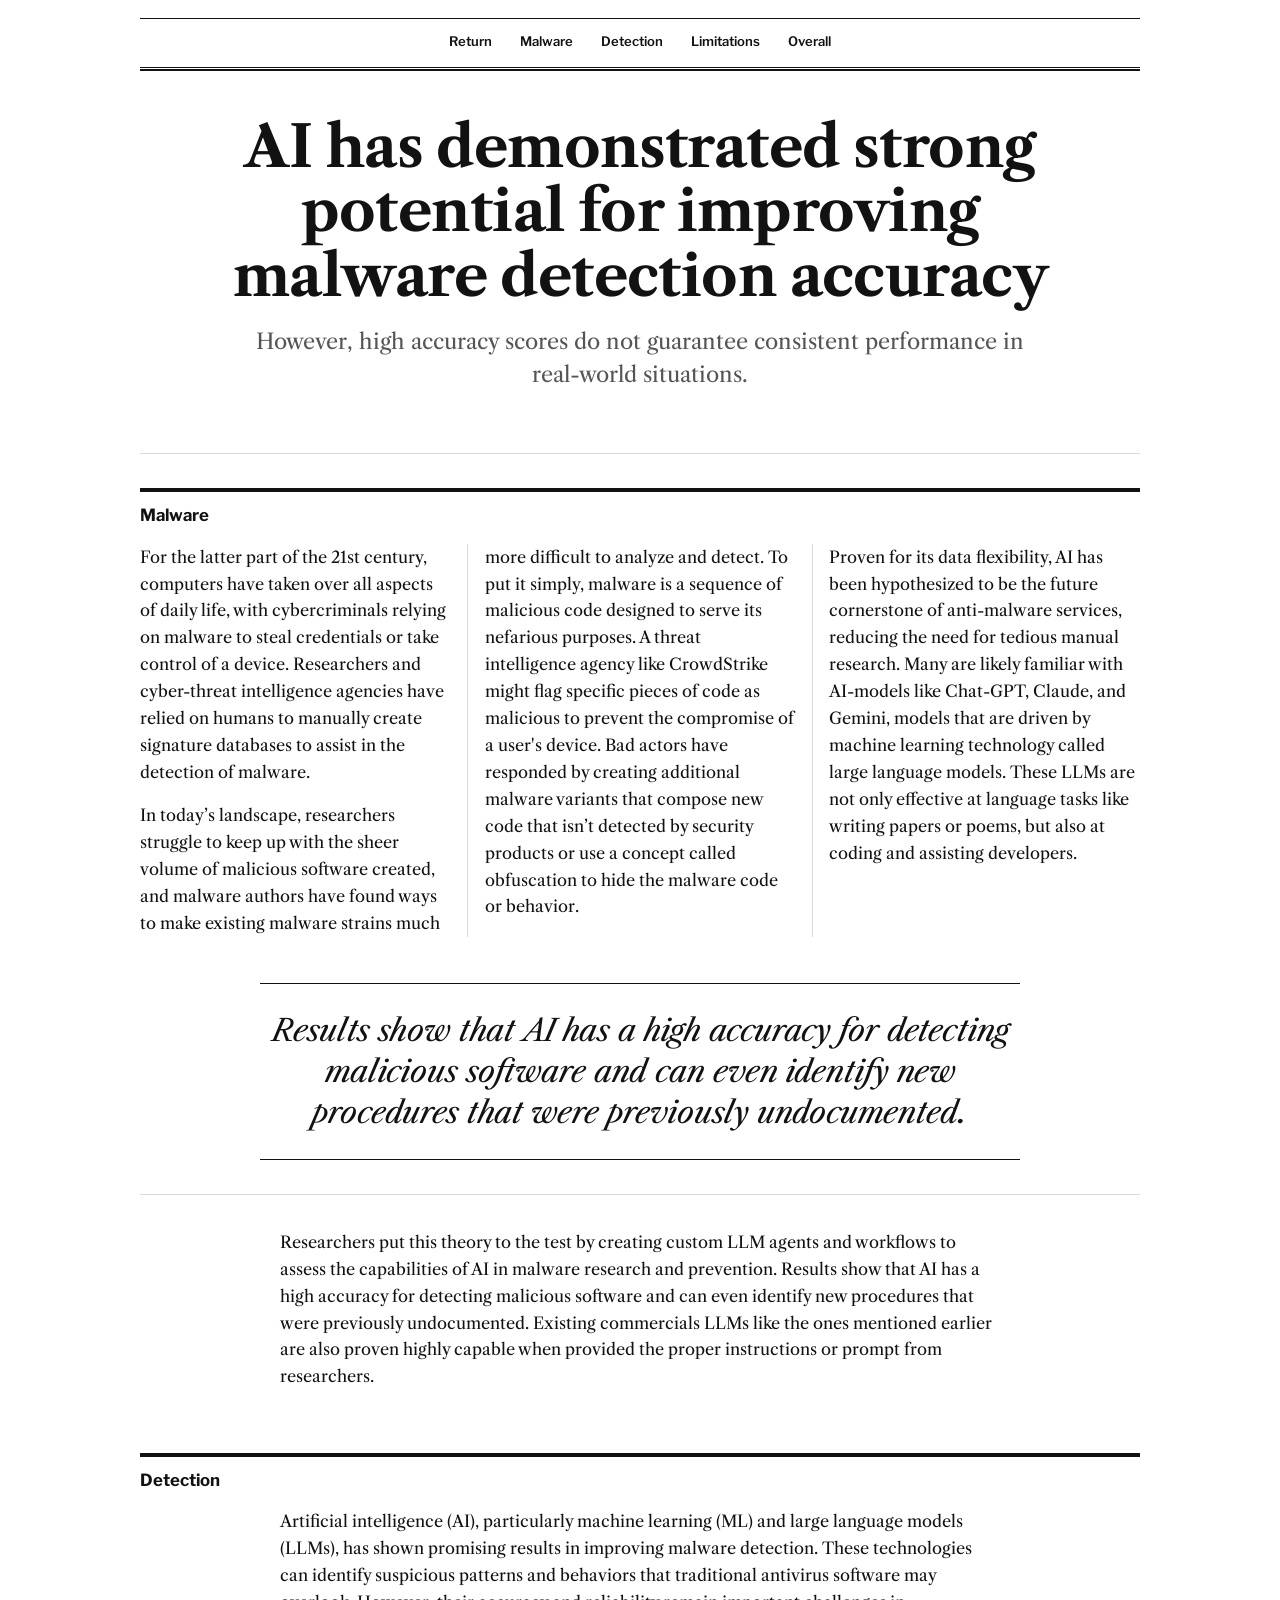
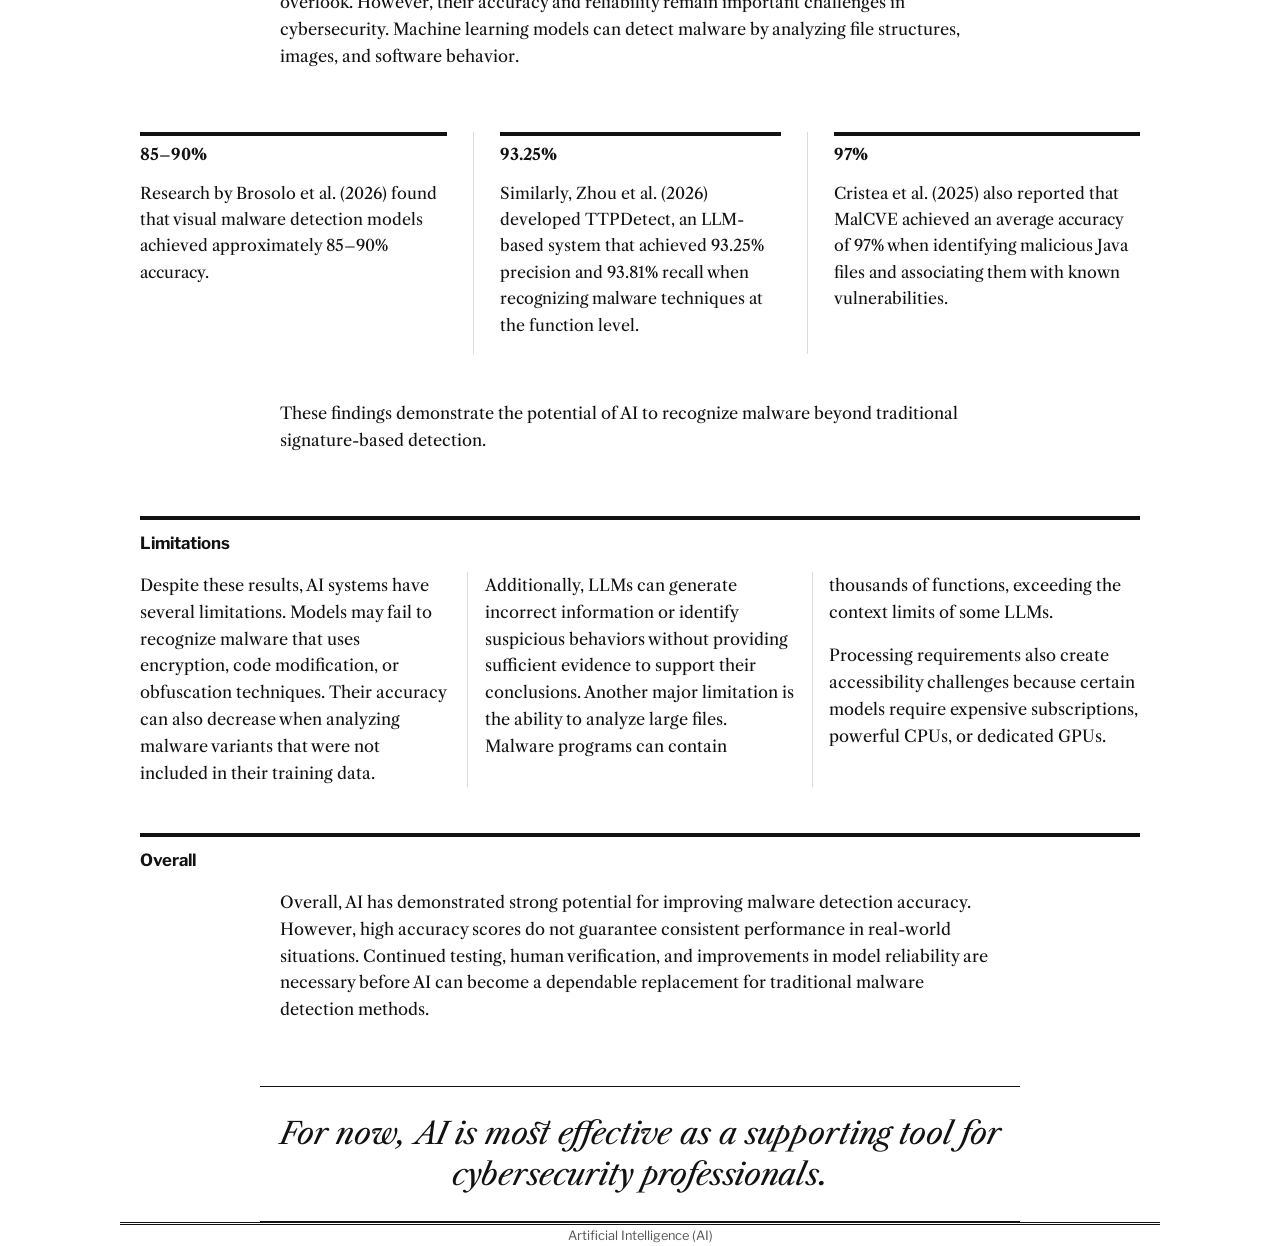
<file: llms/index.html>
<!DOCTYPE html>
<html lang="en"><head>

<meta charset="utf-8">
<meta name="viewport" content="width=device-width, initial-scale=1">
<title>Artificial Intelligence and Malware</title>
<link rel="preconnect" href="https://fonts.googleapis.com">
<link rel="preconnect" href="https://fonts.gstatic.com" crossorigin="">
<link href="https://fonts.googleapis.com/css2?family=UnifrakturCook:wght@700&amp;family=Libre+Caslon+Text:ital,wght@0,400;0,700;1,400&amp;family=Libre+Franklin:wght@400;600;700&amp;display=swap" rel="stylesheet">
<style>
  :root{
    --paper:#ffffff; --ink:#121212; --soft:#555555; --rule:#d9d9d9;
    --blackletter:'UnifrakturCook','Old English Text MT',Georgia,serif;
    --serif:'Libre Caslon Text',Georgia,'Times New Roman',serif;
    --sans:'Libre Franklin','Helvetica Neue',Arial,sans-serif;
  }
  *{box-sizing:border-box}
  html{scroll-behavior:smooth}
  body{margin:0;background:var(--paper);color:var(--ink);font-family:var(--serif);line-height:1.65}
  a{color:inherit}
  a:focus-visible{outline:2px solid var(--ink);outline-offset:3px}
  .wrap{max-width:1040px;margin:0 auto;padding:0 20px}
 
  header{padding-top:28px;text-align:center}
  .masthead{font-family:var(--blackletter);font-weight:700;font-size:clamp(2.2rem,7vw,4.6rem);line-height:1.1;margin:0;letter-spacing:.01em}
  .double{border-top:1px solid var(--ink);border-bottom:3px double var(--ink);margin-top:18px}
  nav{display:flex;justify-content:center;flex-wrap:wrap;gap:6px 28px;padding:10px 0;font-family:var(--sans);font-size:.82rem;font-weight:600}
  nav a{text-decoration:none;padding:2px 0;border-bottom:2px solid transparent}
  nav a:hover{border-bottom-color:var(--ink)}
  .thin{border-bottom:1px solid var(--ink)}
 
  .top{padding:44px 0 28px;text-align:center;max-width:820px;margin:0 auto}
  h1{font-family:var(--serif);font-weight:700;font-size:clamp(2rem,5.2vw,3.6rem);line-height:1.12;margin:0 0 18px;letter-spacing:-.01em}
  .deck{font-size:clamp(1.1rem,2.2vw,1.35rem);line-height:1.5;color:var(--soft);margin:0}
  .line{border-top:1px solid var(--rule);margin:34px 0}
 
  .cols{column-count:3;column-gap:34px;column-rule:1px solid var(--rule);font-size:1.02rem;text-align:left;hyphens:manual}
  .cols p{margin:0 0 1em;padding:0;text-indent:0}
  .cols.single{column-count:1;column-rule:0;max-width:720px;margin:0 auto}
  h2{font-family:var(--sans);font-weight:700;font-size:1.05rem;margin:0 0 14px;padding-top:10px;border-top:4px solid var(--ink);break-after:avoid}
  .section{margin-bottom:46px}
 
  blockquote{margin:0 auto;max-width:760px;padding:26px 0;text-align:center;border-top:1px solid var(--ink);border-bottom:1px solid var(--ink)}
  blockquote p{font-style:italic;font-size:clamp(1.3rem,3vw,1.9rem);line-height:1.35;margin:0}
 
  .three{display:grid;grid-template-columns:repeat(3,1fr);gap:0;margin-bottom:46px}
  .three article{padding:0 26px;border-left:1px solid var(--rule)}
  .three article:first-child{padding-left:0;border-left:0}
  .three article:last-child{padding-right:0}
  .stat{font-family:var(--serif);font-weight:700;font-size:clamp(2.2rem,5vw,3.2rem);line-height:1.1;margin:0 0 10px;padding-top:10px;border-top:4px solid var(--ink)}
  .three p{margin:0 0 1em;font-size:1rem}
 
  footer{border-top:3px double var(--ink);margin-top:20px;padding:18px 0 40px;text-align:center;font-family:var(--sans);font-size:.8rem;color:var(--soft)}
 
  @media (max-width:860px){
    .cols{column-count:2}
    .three{grid-template-columns:1fr}
    .three article{padding:0 0 24px;border-left:0}
  }
  @media (max-width:560px){
    .cols{column-count:1}
  }
  @media (prefers-reduced-motion:reduce){html{scroll-behavior:auto}}
</style><link rel="stylesheet" href="style.css">
</head>
<body>
<header class="wrap" style="">
  
  <div class="double">
    <nav aria-label="Sections" class="">
      <a href="https://sites.google.com/iu.edu/fa26-copy-of-science-unfiltere?usp=sharing" class="">Return</a>
      <a href="#malware" class="">Malware</a>
      <a href="#detection">Detection</a>
      <a href="#limitations">Limitations</a>
      <a href="#overall">Overall</a>
    </nav>
  </div>
  <div class="thin"></div>
</header>
 
<main class="wrap">
  <section class="top" style="">
    <h1 class="">AI has demonstrated strong potential for improving malware detection accuracy</h1>
    <p class="deck">However, high accuracy scores do not guarantee consistent performance in real-world situations.</p>
  </section>
 
  <div class="line"></div>
 
  <section class="section" id="malware" style="">
    <h2 class="">Malware</h2>
    <div class="cols" style="">
      <p>For the latter part of the 21st century, computers have taken over all aspects of daily life, with cybercriminals relying on malware to steal credentials or take control of a device. Researchers and cyber-threat intelligence agencies have relied on humans to manually create signature databases to assist in the detection of malware.</p>
      <p>In today’s landscape, researchers struggle to keep up with the sheer volume of malicious software created, and malware authors have found ways to make existing malware strains much more difficult to analyze and detect. To put it simply, malware is a sequence of malicious code designed to serve its nefarious purposes. A threat intelligence agency like CrowdStrike might flag specific pieces of code as malicious to prevent the compromise of a user's device. Bad actors have responded by creating additional malware variants that compose new code that isn’t detected by security products or use a concept called obfuscation to hide the malware code or behavior.</p>
      <p>Proven for its data flexibility, AI has been hypothesized to be the future cornerstone of anti-malware services, reducing the need for tedious manual research. Many are likely familiar with AI-models like Chat-GPT, Claude, and Gemini, models that are driven by machine learning technology called large language models. These LLMs are not only effective at language tasks like writing papers or poems, but also at coding and assisting developers.</p>
    </div>
  </section>
 
  <blockquote>
    <p>Results show that AI has a high accuracy for detecting malicious software and can even identify new procedures that were previously undocumented.</p>
  </blockquote>
 
  <div class="line"></div>
 
  <section class="section" style="">
    <div class="cols single" style="">
      <p>Researchers put this theory to the test by creating custom LLM agents and workflows to assess the capabilities of AI in malware research and prevention. Results show that AI has a high accuracy for detecting malicious software and can even identify new procedures that were previously undocumented. Existing commercials LLMs like the ones mentioned earlier are also proven highly capable when provided the proper instructions or prompt from researchers.</p>
    </div>
  </section>
 
  <section class="section" id="detection" style="">
    <h2>Detection</h2>
    <div class="cols single" style="">
      <p>Artificial intelligence (AI), particularly machine learning (ML) and large language models (LLMs), has shown promising results in improving malware detection. These technologies can identify suspicious patterns and behaviors that traditional antivirus software may overlook. However, their accuracy and reliability remain important challenges in cybersecurity. Machine learning models can detect malware by analyzing file structures, images, and software behavior.</p>
    </div>
  </section>
 
  <div class="three" style="">
    <article style="">
      <p class="stat">85–90%</p>
      <p>Research by Brosolo et al. (2026) found that visual malware detection models achieved approximately 85–90% accuracy.</p>
    </article>
    <article style="">
      <p class="stat">93.25%</p>
      <p>Similarly, Zhou et al. (2026) developed TTPDetect, an LLM-based system that achieved 93.25% precision and 93.81% recall when recognizing malware techniques at the function level.</p>
    </article>
    <article style="">
      <p class="stat">97%</p>
      <p>Cristea et al. (2025) also reported that MalCVE achieved an average accuracy of 97% when identifying malicious Java files and associating them with known vulnerabilities.</p>
    </article>
  </div>
 
  <section class="section">
    <div class="cols single">
      <p>These findings demonstrate the potential of AI to recognize malware beyond traditional signature-based detection.</p>
    </div>
  </section>
 
  <section class="section" id="limitations" style="">
    <h2>Limitations</h2>
    <div class="cols" style="">
      <p>Despite these results, AI systems have several limitations. Models may fail to recognize malware that uses encryption, code modification, or obfuscation techniques. Their accuracy can also decrease when analyzing malware variants that were not included in their training data.</p>
      <p>Additionally, LLMs can generate incorrect information or identify suspicious behaviors without providing sufficient evidence to support their conclusions. Another major limitation is the ability to analyze large files. Malware programs can contain thousands of functions, exceeding the context limits of some LLMs.</p>
      <p>Processing requirements also create accessibility challenges because certain models require expensive subscriptions, powerful CPUs, or dedicated GPUs.</p>
    </div>
  </section>
 
  <section class="section" id="overall" style="">
    <h2>Overall</h2>
    <div class="cols single" style="">
      <p>Overall, AI has demonstrated strong potential for improving malware detection accuracy. However, high accuracy scores do not guarantee consistent performance in real-world situations. Continued testing, human verification, and improvements in model reliability are necessary before AI can become a dependable replacement for traditional malware detection methods.</p>
    </div>
  </section>
 
  <blockquote>
    <p>For now, AI is most effective as a supporting tool for cybersecurity professionals.</p>
  </blockquote>
</main>
 
<footer class="wrap">Artificial Intelligence (AI)</footer>

 </body></html>
</file>
<file: llms/style.css>
header { height: auto; }

@media (min-width: 481px) and (max-width: 769px) {
  header { height: 150px; }
}

@media (max-width: 481px) {
  header { height: 150px; }
}
</file>
